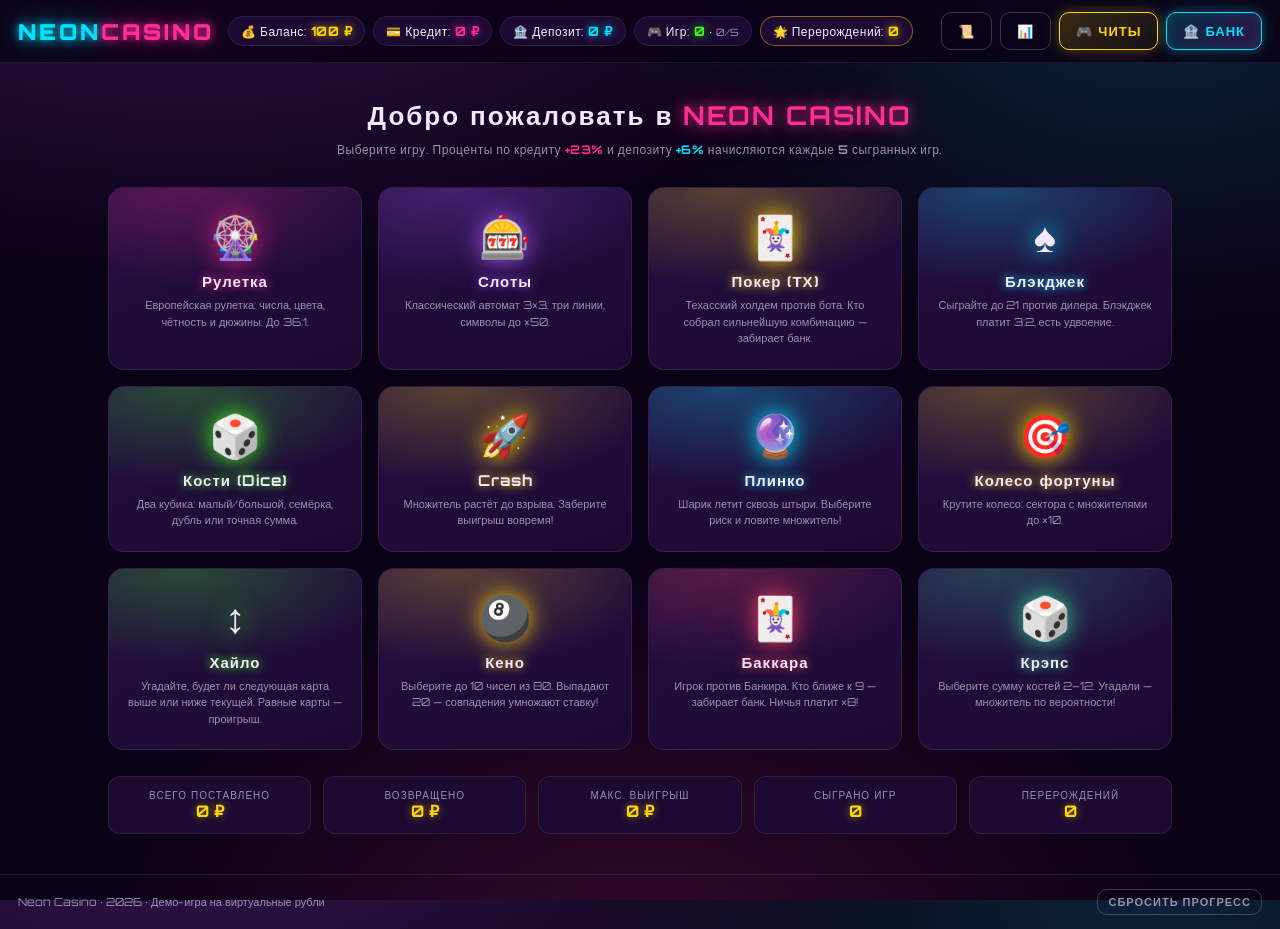
<file: index.html>
<!DOCTYPE html>
<html lang="ru">
<head>
<meta charset="UTF-8">
<meta name="viewport" content="width=device-width, initial-scale=1.0, viewport-fit=cover, user-scalable=no">
<title>NEON CASINO</title>
<meta name="apple-mobile-web-app-capable" content="yes">
<meta name="mobile-web-app-capable" content="yes">
<meta name="apple-mobile-web-app-status-bar-style" content="black-translucent">
<meta name="apple-mobile-web-app-title" content="NEON CASINO">
<meta name="theme-color" content="#0b0116">
<link rel="icon" href="data:image/svg+xml,%3Csvg xmlns='http://www.w3.org/2000/svg' viewBox='0 0 64 64'%3E%3Ccircle cx='32' cy='32' r='30' fill='%231b1030' stroke='%23ffd700' stroke-width='4'/%3E%3Ctext x='32' y='42' font-size='28' text-anchor='middle' fill='%23ffd700'%3E%E2%82%BD%3C/text%3E%3C/svg%3E">
<link rel="preconnect" href="https://fonts.googleapis.com">
<link rel="preconnect" href="https://fonts.gstatic.com" crossorigin>
<link href="https://fonts.googleapis.com/css2?family=Orbitron:wght@500;700;900&display=swap" rel="stylesheet">
<link rel="stylesheet" href="style.css?v=5">
</head>
<body>

<header class="topbar">
  <div class="logo">NEON<span>CASINO</span></div>
  <div class="chips">
    <div class="chip chip-balance">💰 Баланс: <b id="hBalance">100 ₽</b></div>
    <div class="chip chip-credit">💳 Кредит: <b id="hCredit">0 ₽</b></div>
    <div class="chip chip-deposit">🏦 Депозит: <b id="hDeposit">0 ₽</b></div>
    <div class="chip chip-games">🎮 Игр: <b id="hGames">0</b> · <small id="hProgress">0/5</small></div>
    <div class="chip chip-rebirth">🌟 Перерождений: <b id="hRebirths">0</b></div>
  </div>
  <div class="top-actions">
    <button class="btn ghost" id="btnHistory" title="История операций">📜</button>
    <button class="btn ghost" id="btnStats" title="Статистика по играм">📊</button>
    <button class="btn gold" id="btnCheats">🎮 Читы</button>
    <button class="btn neon" id="btnBank">🏦 Банк</button>
    <button class="btn ghost hidden" id="btnHome">← На главную</button>
  </div>
</header>

<main>
  <section id="viewMenu">
    <div class="menu-hero">
      <h2>Добро пожаловать в <span>NEON&nbsp;CASINO</span></h2>
      <p>Выберите игру. Проценты по кредиту <b class="txt-pink">+23%</b> и депозиту <b class="txt-cyan">+6%</b> начисляются каждые <b>5</b> сыгранных игр.</p>
    </div>
    <div id="gameGrid" class="game-grid"></div>
    <div id="stats" class="stats"></div>
  </section>

  <section id="viewGame" class="hidden">
    <div id="blockBanner" class="block-banner hidden">⚠️ Игра заблокирована: остался долг по кредиту. Погасите кредит, чтобы продолжить.</div>
    <h2 id="gameTitle" class="game-title"></h2>
    <div id="gameBox" class="game-box"></div>
  </section>
</main>

<footer class="foot">
  <span>Neon Casino · 2026 · Демо-игра на виртуальные рубли</span>
  <button class="btn ghost small" id="btnReset">Сбросить прогресс</button>
</footer>

<div id="bankModal" class="modal-overlay hidden">
  <div class="modal">
    <div class="modal-head">
      <h3>🏦 Банк</h3>
      <button id="btnCloseBank" class="btn ghost">✕</button>
    </div>
    <div class="bank-grid">
      <div class="bank-panel panel-credit">
        <h4>💳 Кредит <span class="rate">+23% / 5 игр</span></h4>
        <div class="bank-info">Текущий долг: <b id="bankCredit">0 ₽</b></div>
        <div class="bank-row">
          <input id="creditAmount" type="number" min="1" step="1" placeholder="Сумма кредита">
          <button id="btnTakeCredit" class="btn neon">Взять кредит</button>
        </div>
        <div class="bank-row">
          <input id="repayAmount" type="number" min="1" step="1" placeholder="Сумма погашения">
          <button id="btnRepayPartial" class="btn pink">Погасить частично</button>
        </div>
        <button id="btnRepayFull" class="btn pink block">Погасить весь кредит</button>
      </div>
      <div class="bank-panel panel-deposit">
        <h4>🏦 Депозит <span class="rate">+6% / 5 игр</span></h4>
        <div class="bank-info">На депозите: <b id="bankDeposit">0 ₽</b></div>
        <div class="bank-row">
          <input id="depositInAmount" type="number" min="1" step="1" placeholder="Сумма внесения">
          <button id="btnDepositIn" class="btn neon">Внести</button>
        </div>
        <div class="bank-row">
          <input id="depositOutAmount" type="number" min="1" step="1" placeholder="Сумма снятия">
          <button id="btnDepositOut" class="btn pink">Снять</button>
        </div>
      </div>
    </div>
    <div class="bank-note">⚠️ При погашении кредита с недостатком средств списывается весь счёт, остаток долга сохраняется, а игра блокируется до полного погашения.</div>
    <div class="rebirth-panel">
      <h4>🌟 Перерождение <span class="rate">за 1 000 000 ₽</span></h4>
      <div class="bank-info">Текущий уровень: <b id="bankRebirths">0</b> · Шанс удачи: <b id="luckPct">0%</b></div>
      <p class="rebirth-desc">Каждое перерождение повышает удачу: чаще выпадают комбинации в слотах, лучше карты в блэкджеке и покере, выигрышные числа в рулетке, высокие множители в колесе, плинко и краше, а также подсказки удачи в костях и хайло. После перерождения начинается новая игра: баланс сбрасывается до 100 ₽, кредит и депозит обнуляются, статистика очищается — остаётся только повышенная удача.</p>
      <button id="btnRebirth" class="btn gold block">✨ Переродиться за 1 000 000 ₽</button>
    </div>
  </div>
</div>

<div id="cheatModal" class="modal-overlay hidden">
  <div class="modal modal-cheat">
    <div class="modal-head">
      <h3>🎮 Панель читов</h3>
      <button id="btnCloseCheats" class="btn ghost">✕</button>
    </div>
    <div class="cheat-row">
      <input id="cheatAmount" type="number" min="1" step="1" placeholder="Сумма">
      <button id="btnCheatAdd" class="btn gold">➕ Добавить денег</button>
    </div>
    <div class="cheat-row">
      <button id="btnCheatAdd1000" class="btn gold">+1000 ₽</button>
      <button id="btnCheatAdd10000" class="btn gold">+10000 ₽</button>
      <button id="btnCheatClearCredit" class="btn pink">Списать долг</button>
    </div>
    <div class="cheat-sep">Перерождения и удача</div>
    <div class="cheat-row">
      <input id="cheatRebirths" type="number" min="0" max="20" step="1" value="0" placeholder="Перерождений">
      <button id="btnCheatRebirthSet" class="btn gold">Установить</button>
    </div>
    <div class="cheat-row">
      <button id="btnCheatRebirthUp" class="btn gold">+1 Перерождение</button>
      <button id="btnCheatRebirthDown" class="btn pink">−1 Перерождение</button>
      <button id="btnCheatRebirthMax" class="btn gold">Макс (100%)</button>
    </div>
    <div class="cheat-hint">Удача = 5% за перерождение, до 100% на 20 перерождениях.</div>
    <div class="cheat-sep">Автовыигрыш</div>
    <div class="cheat-row">
      <button id="btnCheatAutoWin" class="btn gold">Автовыигрыш: ВЫКЛ</button>
    </div>
    <div class="cheat-sep">Символы слотов</div>
    <div class="cheat-row cheat-syms">
      <button class="btn ghost cheat-sym" data-sym="🍒">🍒</button>
      <button class="btn ghost cheat-sym" data-sym="🍋">🍋</button>
      <button class="btn ghost cheat-sym" data-sym="🍇">🍇</button>
      <button class="btn ghost cheat-sym" data-sym="🔔">🔔</button>
      <button class="btn ghost cheat-sym" data-sym="💎">💎</button>
      <button class="btn ghost cheat-sym" data-sym="7">7</button>
      <button class="btn ghost cheat-sym" data-sym="">Случайно</button>
    </div>
    <div class="cheat-sep">Сохранение</div>
    <div class="cheat-row">
      <button id="btnCheatExport" class="btn gold">📤 Экспорт сейва</button>
      <button id="btnCheatImport" class="btn gold">📥 Импортировать</button>
    </div>
    <textarea id="cheatSaveArea" class="cheat-save" rows="3" placeholder="Сюда вставится сейв для копирования / сюда вставь сейв для импорта"></textarea>
  </div>
</div>

<div id="historyModal" class="modal-overlay hidden">
  <div class="modal modal-wide">
    <div class="modal-head">
      <h3>📜 История операций</h3>
      <button id="btnCloseHistory" class="btn ghost">✕</button>
    </div>
    <div id="historyList" class="log-list"></div>
  </div>
</div>

<div id="statsModal" class="modal-overlay hidden">
  <div class="modal modal-wide">
    <div class="modal-head">
      <h3>📊 Статистика по играм</h3>
      <button id="btnCloseStats" class="btn ghost">✕</button>
    </div>
    <div class="stats-scroll">
      <table class="stats-table">
        <thead>
          <tr><th>Игра</th><th>Сыграно</th><th>Побед</th><th>Поставлено</th><th>Возврат</th><th>RTP</th><th>Винрейт</th><th>Макс. выигрыш</th></tr>
        </thead>
        <tbody id="statsBody"></tbody>
      </table>
    </div>
  </div>
</div>

<script src="app.js?v=5"></script>
<script src="games.js?v=5"></script>
</body>
</html>
</file>
<file: style.css>
:root {
  --bg: #0b0116;
  --bg2: #150327;
  --panel: #1c0a33;
  --panel2: #240f42;
  --pink: #ff2d95;
  --cyan: #00e5ff;
  --purple: #a855f7;
  --green: #39ff14;
  --gold: #ffd700;
  --red: #ff3860;
  --text: #f4e8ff;
  --dim: #9a8fae;
  --border: rgba(255, 255, 255, 0.08);
}

* { margin: 0; padding: 0; box-sizing: border-box; }

html { -webkit-text-size-adjust: 100%; }
* { -webkit-tap-highlight-color: transparent; }
body { overflow-x: hidden; }

.btn, .game-card, .rt-cell, .rt-zero, .chip-btn, .risk-btn, .dice-opt, .slot-cell {
  touch-action: manipulation;
  -webkit-user-select: none;
  user-select: none;
}

html, body { height: 100%; }

body {
  font-family: 'Orbitron', 'Segoe UI', Arial, sans-serif;
  background:
    radial-gradient(1200px 600px at 15% -10%, rgba(168, 85, 247, 0.25), transparent 60%),
    radial-gradient(1000px 600px at 90% 0%, rgba(0, 229, 255, 0.15), transparent 55%),
    radial-gradient(900px 700px at 50% 110%, rgba(255, 45, 149, 0.18), transparent 60%),
    var(--bg);
  color: var(--text);
  min-height: 100vh;
  min-height: 100dvh;
  overscroll-behavior-y: none;
  display: flex;
  flex-direction: column;
}

.hidden { display: none !important; }

/* ---------- Topbar ---------- */
.topbar {
  position: sticky;
  top: 0;
  z-index: 50;
  display: flex;
  align-items: center;
  flex-wrap: wrap;
  gap: 14px;
  padding: 12px 18px;
  background: rgba(11, 1, 22, 0.85);
  backdrop-filter: blur(10px);
  -webkit-backdrop-filter: blur(10px);
  border-bottom: 1px solid var(--border);
}

.logo {
  font-weight: 900;
  font-size: 22px;
  letter-spacing: 3px;
  color: var(--cyan);
  text-shadow: 0 0 10px var(--cyan), 0 0 30px rgba(0, 229, 255, 0.6);
  white-space: nowrap;
}
.logo span {
  color: var(--pink);
  text-shadow: 0 0 10px var(--pink), 0 0 30px rgba(255, 45, 149, 0.6);
}

.chips { display: flex; flex-wrap: wrap; gap: 8px; flex: 1; -webkit-overflow-scrolling: touch; }

.chip {
  padding: 6px 12px;
  border-radius: 20px;
  font-size: 12px;
  background: var(--panel);
  border: 1px solid var(--border);
  letter-spacing: 0.5px;
}
.chip b { font-weight: 700; font-size: 13px; }
.chip small { color: var(--dim); }
.chip-balance b { color: var(--gold); text-shadow: 0 0 8px rgba(255, 215, 0, 0.7); }
.chip-credit b { color: var(--pink); text-shadow: 0 0 8px rgba(255, 45, 149, 0.7); }
.chip-deposit b { color: var(--cyan); text-shadow: 0 0 8px rgba(0, 229, 255, 0.7); }
.chip-games b { color: var(--green); text-shadow: 0 0 8px rgba(57, 255, 20, 0.7); }
.chip-rebirth b { color: var(--gold); text-shadow: 0 0 8px rgba(255, 215, 0, 0.8); }
.chip-rebirth { border-color: rgba(255, 215, 0, 0.45); }

.top-actions { display: flex; gap: 8px; }

/* ---------- Buttons ---------- */
.btn {
  font-family: inherit;
  font-size: 13px;
  font-weight: 700;
  letter-spacing: 1px;
  padding: 10px 16px;
  border-radius: 10px;
  cursor: pointer;
  border: 1px solid var(--border);
  background: var(--panel2);
  color: var(--text);
  transition: transform 0.08s, box-shadow 0.15s, background 0.15s;
  text-transform: uppercase;
}
.btn:hover { transform: translateY(-1px); }
.btn:active { transform: translateY(0); }
.btn:disabled { opacity: 0.45; cursor: not-allowed; transform: none; }

.btn.neon {
  background: linear-gradient(135deg, rgba(0, 229, 255, 0.18), rgba(168, 85, 247, 0.22));
  border-color: var(--cyan);
  color: var(--cyan);
  box-shadow: 0 0 14px rgba(0, 229, 255, 0.35), inset 0 0 12px rgba(0, 229, 255, 0.12);
}
.btn.pink {
  background: linear-gradient(135deg, rgba(255, 45, 149, 0.2), rgba(255, 45, 149, 0.08));
  border-color: var(--pink);
  color: var(--pink);
  box-shadow: 0 0 14px rgba(255, 45, 149, 0.3), inset 0 0 12px rgba(255, 45, 149, 0.1);
}
.btn.gold {
  background: linear-gradient(135deg, rgba(255, 215, 0, 0.18), rgba(255, 215, 0, 0.05));
  border-color: var(--gold);
  color: var(--gold);
  box-shadow: 0 0 14px rgba(255, 215, 0, 0.3);
}
.btn.ghost { background: transparent; border-color: rgba(255, 255, 255, 0.2); color: var(--dim); }
.btn.ghost:hover { color: var(--text); border-color: var(--dim); }
.btn.block { display: block; width: 100%; margin-top: 8px; }
.btn.small { padding: 5px 10px; font-size: 11px; }

/* ---------- Main / menu ---------- */
main { flex: 1; padding: 24px 18px 40px; max-width: 1100px; width: 100%; margin: 0 auto; }

.menu-hero { text-align: center; margin: 12px 0 30px; }
.menu-hero h2 { font-size: 26px; letter-spacing: 2px; color: var(--text); }
.menu-hero h2 span {
  color: var(--pink);
  text-shadow: 0 0 14px rgba(255, 45, 149, 0.8), 0 0 40px rgba(255, 45, 149, 0.5);
}
.menu-hero p { margin-top: 10px; color: var(--dim); font-size: 12px; letter-spacing: 0.5px; }
.txt-pink { color: var(--pink); }
.txt-cyan { color: var(--cyan); }

.game-grid {
  display: grid;
  grid-template-columns: repeat(auto-fill, minmax(230px, 1fr));
  gap: 16px;
}

.game-card {
  position: relative;
  background: linear-gradient(160deg, var(--panel2), var(--panel));
  border: 1px solid var(--border);
  border-radius: 16px;
  padding: 22px 18px;
  cursor: pointer;
  overflow: hidden;
  transition: transform 0.12s, box-shadow 0.2s;
}
.game-card::before {
  content: '';
  position: absolute;
  inset: 0;
  background: radial-gradient(300px 140px at 30% 0%, var(--gc), transparent 70%);
  opacity: 0.25;
  transition: opacity 0.2s;
}
.game-card:hover { transform: translateY(-4px); box-shadow: 0 0 24px var(--gc); }
.game-card:hover::before { opacity: 0.5; }

.game-icon {
  font-size: 42px;
  filter: drop-shadow(0 0 12px var(--gc));
  text-align: center;
  margin-bottom: 10px;
}
.game-name {
  text-align: center;
  font-weight: 700;
  font-size: 15px;
  letter-spacing: 1px;
  color: var(--text);
  text-shadow: 0 0 10px var(--gc);
}
.game-desc { text-align: center; color: var(--dim); font-size: 11px; margin-top: 6px; line-height: 1.5; }

.stats {
  margin-top: 26px;
  display: grid;
  grid-template-columns: repeat(auto-fit, minmax(150px, 1fr));
  gap: 12px;
}
.stat {
  background: var(--panel);
  border: 1px solid var(--border);
  border-radius: 12px;
  padding: 12px;
  text-align: center;
}
.stat span { display: block; font-size: 10px; color: var(--dim); letter-spacing: 1px; text-transform: uppercase; }
.stat b { font-size: 16px; color: var(--gold); text-shadow: 0 0 8px rgba(255, 215, 0, 0.5); }

/* ---------- Game view ---------- */
.game-title {
  text-align: center;
  font-size: 22px;
  letter-spacing: 2px;
  margin-bottom: 18px;
  color: var(--cyan);
  text-shadow: 0 0 12px rgba(0, 229, 255, 0.7);
}

.block-banner {
  background: linear-gradient(135deg, rgba(255, 56, 96, 0.25), rgba(255, 45, 149, 0.15));
  border: 1px solid var(--red);
  color: var(--red);
  text-shadow: 0 0 8px rgba(255, 56, 96, 0.6);
  padding: 12px 16px;
  border-radius: 12px;
  margin-bottom: 16px;
  text-align: center;
  font-size: 13px;
}

.game-box {
  background: rgba(28, 10, 51, 0.5);
  border: 1px solid var(--border);
  border-radius: 18px;
  padding: 18px;
  box-shadow: 0 0 40px rgba(168, 85, 247, 0.12), inset 0 0 60px rgba(168, 85, 247, 0.05);
}

/* ---------- Bet bar ---------- */
.betbar {
  display: flex;
  align-items: center;
  flex-wrap: wrap;
  gap: 10px;
  margin-bottom: 14px;
  padding: 12px;
  background: var(--panel);
  border: 1px solid var(--border);
  border-radius: 12px;
}
.betbar .bet-label { font-size: 11px; color: var(--dim); letter-spacing: 1px; }
.bet-input {
  font-family: inherit;
  width: 110px;
  padding: 8px 10px;
  border-radius: 8px;
  border: 1px solid var(--cyan);
  background: var(--bg2);
  color: var(--cyan);
  font-size: 14px;
  font-weight: 700;
  outline: none;
  box-shadow: 0 0 10px rgba(0, 229, 255, 0.2);
}
.betbar .btn-half, .betbar .btn-x2, .betbar .btn-all { padding: 8px 12px; }

.result-line {
  margin-top: 14px;
  text-align: center;
  font-size: clamp(14px, 4.2vw, 17px);
  font-weight: 700;
  letter-spacing: 1px;
  min-height: 24px;
  line-height: 1.45;
  color: var(--dim);
}
.result-line.info { color: var(--gold); text-shadow: 0 0 10px rgba(255, 215, 0, 0.7); }
.result-line.win {
  color: #fff;
  font-size: clamp(16px, 5.2vw, 23px);
  font-weight: 900;
  letter-spacing: 0.5px;
  padding: 12px 10px;
  margin: 12px 0 2px;
  border-radius: 14px;
  background: linear-gradient(135deg, rgba(57, 255, 20, 0.16), rgba(250, 204, 21, 0.1));
  border: 1px solid rgba(57, 255, 20, 0.5);
  text-shadow: 0 0 14px rgba(57, 255, 20, 0.85), 0 0 34px rgba(250, 204, 21, 0.4);
  animation: resultPop 0.6s ease;
}
.result-line.lose {
  color: var(--red);
  font-size: clamp(15px, 4.6vw, 18px);
  padding: 8px 10px;
  text-shadow: 0 0 12px rgba(255, 56, 96, 0.8);
}
@keyframes resultPop {
  0% { transform: scale(0.85); opacity: 0.4; }
  60% { transform: scale(1.05); }
  100% { transform: scale(1); opacity: 1; }
}

.actions { display: flex; gap: 10px; flex-wrap: wrap; justify-content: center; }

/* ---------- Toasts ---------- */
.toast {
  position: fixed;
  top: 70px;
  right: 18px;
  z-index: 200;
  max-width: 320px;
  padding: 12px 16px;
  border-radius: 12px;
  background: var(--panel2);
  border: 1px solid var(--cyan);
  color: var(--text);
  font-size: 13px;
  box-shadow: 0 0 20px rgba(0, 229, 255, 0.35);
  opacity: 0;
  transform: translateX(30px);
  transition: opacity 0.3s, transform 0.3s;
}
.toast.show { opacity: 1; transform: translateX(0); }
.toast.ok { border-color: var(--green); box-shadow: 0 0 20px rgba(57, 255, 20, 0.4); }
.toast.warn { border-color: var(--red); box-shadow: 0 0 20px rgba(255, 56, 96, 0.4); }
.toast.interest {
  border-color: var(--gold);
  box-shadow: 0 0 26px rgba(255, 215, 0, 0.5);
  color: var(--gold);
  font-weight: 700;
}

/* ---------- Modal ---------- */
.modal-overlay {
  position: fixed;
  inset: 0;
  z-index: 100;
  background: rgba(5, 0, 12, 0.75);
  backdrop-filter: blur(4px);
  -webkit-backdrop-filter: blur(4px);
  display: flex;
  align-items: center;
  justify-content: center;
  padding: 16px;
}
.modal {
  width: 100%;
  max-width: 760px;
  background: linear-gradient(160deg, var(--panel2), var(--panel));
  border: 1px solid var(--purple);
  border-radius: 18px;
  padding: 20px;
  box-shadow: 0 0 40px rgba(168, 85, 247, 0.4);
}
.modal-head { display: flex; justify-content: space-between; align-items: center; margin-bottom: 16px; }
.modal-head h3 { color: var(--purple); text-shadow: 0 0 10px rgba(168, 85, 247, 0.7); letter-spacing: 1px; }

.bank-grid { display: grid; grid-template-columns: 1fr 1fr; gap: 14px; }
@media (max-width: 640px) { .bank-grid { grid-template-columns: 1fr; } }

.bank-panel {
  border: 1px solid var(--border);
  border-radius: 14px;
  padding: 16px;
  background: rgba(11, 1, 22, 0.5);
}
.panel-credit { border-color: rgba(255, 45, 149, 0.4); }
.panel-deposit { border-color: rgba(0, 229, 255, 0.4); }
.bank-panel h4 { font-size: 14px; letter-spacing: 1px; margin-bottom: 12px; }
.panel-credit h4 { color: var(--pink); text-shadow: 0 0 8px rgba(255, 45, 149, 0.6); }
.panel-deposit h4 { color: var(--cyan); text-shadow: 0 0 8px rgba(0, 229, 255, 0.6); }
.rate { font-size: 10px; color: var(--dim); }

.bank-row { display: flex; gap: 8px; margin-top: 10px; }
.bank-row input {
  flex: 1;
  font-family: inherit;
  padding: 9px 10px;
  border-radius: 8px;
  border: 1px solid var(--dim);
  background: var(--bg2);
  color: var(--text);
  font-size: 13px;
  outline: none;
  min-width: 0;
}
.bank-row input:focus { border-color: var(--cyan); box-shadow: 0 0 10px rgba(0, 229, 255, 0.3); }

.bank-info { font-size: 12px; color: var(--dim); margin-top: 10px; }
.bank-info b { color: var(--text); font-size: 14px; }
.panel-credit .bank-info b { color: var(--pink); }
.panel-deposit .bank-info b { color: var(--cyan); }

.bank-note {
  margin-top: 14px;
  font-size: 11px;
  color: var(--dim);
  line-height: 1.5;
  padding: 10px 12px;
  border-left: 3px solid var(--red);
  background: rgba(255, 56, 96, 0.06);
  border-radius: 0 8px 8px 0;
}

.rebirth-panel {
  margin-top: 14px;
  border: 1px solid rgba(255, 215, 0, 0.4);
  border-radius: 14px;
  padding: 16px;
  background: linear-gradient(160deg, rgba(255, 215, 0, 0.08), rgba(11, 1, 22, 0.4));
}
.rebirth-panel h4 { font-size: 14px; letter-spacing: 1px; color: var(--gold); text-shadow: 0 0 8px rgba(255, 215, 0, 0.6); }
.rebirth-panel .bank-info b { color: var(--gold); }
.rebirth-desc { font-size: 11px; color: var(--dim); line-height: 1.55; margin: 8px 0 12px; }

/* ---------- Cheats ---------- */
.modal-cheat { border-color: var(--gold); box-shadow: 0 0 40px rgba(255, 215, 0, 0.35); }
.modal-cheat .modal-head h3 { color: var(--gold); text-shadow: 0 0 10px rgba(255, 215, 0, 0.7); }
.cheat-row { display: flex; gap: 8px; margin-top: 10px; flex-wrap: wrap; }
.cheat-row input {
  flex: 1;
  min-width: 140px;
  font-family: inherit;
  padding: 9px 10px;
  border-radius: 8px;
  border: 1px solid var(--gold);
  background: var(--bg2);
  color: var(--text);
  font-size: 13px;
  outline: none;
}
.cheat-row input:focus { box-shadow: 0 0 10px rgba(255, 215, 0, 0.4); }
.cheat-sep {
  margin-top: 14px;
  font-size: 11px;
  letter-spacing: 1px;
  color: var(--gold);
  border-top: 1px solid var(--border);
  padding-top: 10px;
}
.cheat-hint { margin-top: 8px; font-size: 11px; color: var(--dim); }
.cheat-syms .cheat-sym { font-size: 18px; padding: 8px 10px; }
.cheat-syms .cheat-sym.active {
  box-shadow: 0 0 12px rgba(255, 215, 0, 0.85), 0 0 0 2px var(--gold);
  color: var(--gold);
}
.cheat-save {
  width: 100%;
  margin-top: 10px;
  box-sizing: border-box;
  font-family: inherit;
  padding: 9px 10px;
  border-radius: 8px;
  border: 1px solid var(--gold);
  background: var(--bg2);
  color: var(--text);
  font-size: 12px;
  resize: vertical;
  outline: none;
}

/* ---------- Autoplay ---------- */
.autoplay { display: flex; align-items: center; gap: 8px; }
.ap-label { font-size: 10px; color: var(--dim); letter-spacing: 2px; }
.ap-input {
  font-family: inherit;
  width: 64px;
  padding: 8px 8px;
  border-radius: 8px;
  border: 1px solid var(--purple);
  background: var(--bg2);
  color: var(--purple);
  font-weight: 700;
  text-align: center;
  outline: none;
}
.ap-toggle { border-color: var(--purple); color: var(--purple); }
.ap-toggle.ap-active { background: var(--pink); color: #fff; border-color: var(--pink); box-shadow: 0 0 14px rgba(255, 45, 149, 0.7); }

/* ---------- History / Stats modals ---------- */
.modal-wide { max-width: 640px; }
.log-list { max-height: 380px; overflow-y: auto; padding-right: 4px; -webkit-overflow-scrolling: touch; }
.log-empty { color: var(--dim); font-size: 13px; text-align: center; padding: 20px 0; }
.log-row {
  display: flex;
  gap: 10px;
  padding: 8px 10px;
  border-radius: 8px;
  border-left: 3px solid var(--dim);
  background: rgba(11, 1, 22, 0.5);
  margin-bottom: 6px;
  font-size: 12px;
  font-family: 'Segoe UI', Arial, sans-serif;
}
.log-time { color: var(--dim); white-space: nowrap; font-family: 'Orbitron', monospace; font-size: 11px; padding-top: 1px; }
.log-text { color: var(--text); line-height: 1.45; }
.log-bank { border-color: var(--cyan); }
.log-interest { border-color: var(--gold); }
.log-cheat { border-color: var(--purple); }
.log-game { border-color: var(--green); }

.stats-scroll { overflow-x: auto; -webkit-overflow-scrolling: touch; }
.stats-table { width: 100%; border-collapse: collapse; font-size: 12px; }
.stats-table th {
  color: var(--dim);
  text-transform: uppercase;
  letter-spacing: 1px;
  font-size: 10px;
  padding: 8px 10px;
  text-align: left;
  border-bottom: 1px solid var(--border);
}
.stats-table td {
  padding: 8px 10px;
  border-bottom: 1px solid var(--border);
  color: var(--text);
  font-family: 'Segoe UI', Arial, sans-serif;
}
.stats-table tr:hover td { background: rgba(168, 85, 247, 0.08); }
.stats-table td:first-child { color: var(--cyan); font-family: 'Orbitron', sans-serif; font-size: 11px; }

/* ---------- Slot paytable ---------- */
.slot-paytable {
  max-width: 340px;
  margin: 14px auto 0;
  background: var(--panel);
  border: 1px solid var(--border);
  border-radius: 12px;
  padding: 12px 14px;
}
.pt-title { font-size: 11px; letter-spacing: 2px; color: var(--pink); text-shadow: 0 0 8px rgba(255, 45, 149, 0.5); margin-bottom: 8px; text-align: center; }
.pt-row {
  display: flex;
  align-items: center;
  gap: 8px;
  padding: 4px 0;
  font-size: 12px;
  color: var(--text);
  font-family: 'Segoe UI', Arial, sans-serif;
  border-bottom: 1px dashed rgba(255, 255, 255, 0.06);
}
.pt-sym { font-size: 20px; width: 26px; text-align: center; }
.pt-combo { flex: 1; color: var(--dim); }
.pt-pay { color: var(--gold); font-weight: 700; }
.pt-note { margin-top: 8px; font-size: 10px; color: var(--dim); line-height: 1.5; font-family: 'Segoe UI', Arial, sans-serif; }

/* ---------- Hi-Lo ---------- */
.hilo-screen { text-align: center; }
.hilo-table {
  background: radial-gradient(600px 260px at 50% 50%, rgba(57, 255, 20, 0.08), transparent), #0d1b2d;
  border: 2px solid rgba(57, 255, 20, 0.35);
  border-radius: 20px;
  padding: 22px;
  margin: 10px 0 16px;
  box-shadow: 0 0 30px rgba(57, 255, 20, 0.12);
}
.hilo-current-label { font-size: 11px; letter-spacing: 2px; color: var(--green); text-transform: uppercase; margin-bottom: 10px; }
.hilo-card { display: inline-block; }
.hilo-pays { display: flex; justify-content: center; gap: 14px; margin-top: 14px; }
.hilo-pay {
  flex: 0 1 170px;
  padding: 8px 12px;
  border-radius: 10px;
  background: rgba(11, 1, 22, 0.5);
  border: 1px solid var(--border);
}
.hilo-pay.up { border-color: rgba(57, 255, 20, 0.4); }
.hilo-pay.down { border-color: rgba(255, 45, 149, 0.4); }
.hilo-pay .hp-dir { font-size: 11px; letter-spacing: 1px; }
.hilo-pay.up .hp-dir { color: var(--green); }
.hilo-pay.down .hp-dir { color: var(--pink); }
.hilo-pay .hp-val { font-size: 18px; font-weight: 900; margin-top: 4px; }
.hilo-pay.up .hp-val { color: var(--green); text-shadow: 0 0 10px rgba(57, 255, 20, 0.7); }
.hilo-pay.down .hp-val { color: var(--pink); text-shadow: 0 0 10px rgba(255, 45, 149, 0.7); }
.hilo-next { display: flex; align-items: center; justify-content: center; gap: 10px; margin: 10px 0; }
.hilo-next-label { color: var(--dim); font-size: 11px; letter-spacing: 2px; }
.hilo-actions { display: flex; gap: 10px; justify-content: center; margin-top: 8px; }

/* ---------- Playing cards ---------- */
.pcard {
  display: inline-flex;
  flex-direction: column;
  align-items: center;
  justify-content: center;
  width: 56px;
  height: 78px;
  border-radius: 8px;
  background: linear-gradient(160deg, #fff, #e8e2f5);
  color: #1b1030;
  font-size: 13px;
  font-weight: 700;
  margin: 0 4px;
  box-shadow: 0 0 12px rgba(255, 255, 255, 0.25), inset 0 0 8px rgba(0, 0, 0, 0.06);
  position: relative;
}
.pcard.red { color: #e11d48; }
.pcard .prank { font-size: 15px; }
.pcard .psuit { font-size: 20px; line-height: 1; }
.pcard.back {
  background: repeating-linear-gradient(45deg, var(--purple), var(--purple) 6px, #7a2fd0 6px, #7a2fd0 12px);
  box-shadow: 0 0 12px rgba(168, 85, 247, 0.6);
}
.pcard.small { width: 42px; height: 60px; font-size: 11px; }
.pcard.small .prank { font-size: 12px; }
.pcard.small .psuit { font-size: 15px; }

.card-row { display: flex; flex-wrap: wrap; justify-content: center; gap: 4px; margin-top: 6px; }

/* ---------- Roulette ---------- */
.roulette-wrap { display: flex; flex-wrap: wrap; gap: 16px; justify-content: center; align-items: flex-start; }

.roulette-table { user-select: none; width: 100%; max-width: 580px; }
.rt-zero {
  width: 46px;
  height: 46px;
  background: var(--green);
  color: #002200;
  font-weight: 900;
  display: flex;
  align-items: center;
  justify-content: center;
  border-radius: 8px;
  margin: 0 auto 4px;
  box-shadow: 0 0 14px rgba(57, 255, 20, 0.6);
  cursor: pointer;
  position: relative;
  font-size: 16px;
}
.rt-grid { display: grid; grid-template-columns: repeat(12, 1fr); gap: 3px; width: 100%; }
.rt-grid .rt-cell {
  width: 100%;
  aspect-ratio: 1;
  border-radius: 8px;
  display: flex;
  align-items: center;
  justify-content: center;
  font-weight: 700;
  cursor: pointer;
  position: relative;
  font-size: 13px;
}
.rt-cell.red { background: linear-gradient(160deg, #d81b45, #a3112f); color: #fff; box-shadow: 0 0 10px rgba(216, 27, 69, 0.4); }
.rt-cell.black { background: linear-gradient(160deg, #241a3d, #140c26); color: #fff; border: 1px solid rgba(255,255,255,0.15); }
.rt-cell:hover { filter: brightness(1.25); }

.rt-outside {
  display: grid;
  grid-template-columns: repeat(6, 1fr);
  gap: 4px;
  margin-top: 4px;
}
.rt-cell { position: relative; }
.rt-outside .rt-cell { height: 40px; font-size: 11px; letter-spacing: 1px; }
.rt-outside .rt-cell.red { background: linear-gradient(160deg, #d81b45, #a3112f); }
.rt-outside .rt-cell.black { background: linear-gradient(160deg, #241a3d, #140c26); border: 1px solid rgba(255,255,255,0.15); }
.rt-outside .rt-cell.even { background: linear-gradient(160deg, #1d4ed8, #14339a); color: #fff; }
.rt-outside .rt-cell.odd { background: linear-gradient(160deg, #14532d, #0c3a1d); color: #fff; }

.rt-betchip {
  position: absolute;
  inset: 2px;
  border-radius: 50%;
  background: radial-gradient(circle, var(--gold) 0%, #b8860b 60%, #8b6508 100%);
  color: #1b1030;
  font-size: 10px;
  font-weight: 900;
  display: flex;
  align-items: center;
  justify-content: center;
  box-shadow: 0 0 12px rgba(255, 215, 0, 0.9), inset 0 0 6px rgba(0, 0, 0, 0.4);
  pointer-events: none;
  z-index: 2;
}

.roulette-side { display: flex; flex-direction: column; align-items: center; gap: 12px; }
.roulette-wheel {
  width: 300px;
  height: 300px;
  border-radius: 50%;
  border: 6px solid var(--gold);
  box-shadow: 0 0 30px rgba(255, 215, 0, 0.4), inset 0 0 30px rgba(255, 215, 0, 0.2);
  background: #1b1030;
  display: block;
}

.roulette-side .result-line { font-size: clamp(15px, 4.4vw, 18px); }
.roulette-side .result-line.win { font-size: clamp(16px, 5.2vw, 22px); }

.roulette-chips { display: flex; gap: 6px; flex-wrap: wrap; justify-content: center; margin-bottom: 10px; }
.chip-btn {
  width: 40px;
  height: 40px;
  border-radius: 50%;
  border: 2px solid var(--gold);
  background: radial-gradient(circle, #ffe08a, #b8860b);
  color: #1b1030;
  font-weight: 900;
  font-family: inherit;
  cursor: pointer;
  box-shadow: 0 0 8px rgba(255, 215, 0, 0.4);
}
.chip-btn.active { box-shadow: 0 0 16px rgba(255, 215, 0, 0.95), 0 0 0 3px #fff; transform: scale(1.1); }
.chip-btn.dim { opacity: 0.4; }
.chip-remove {
  background: radial-gradient(circle, #ffffff, #9a8fae);
  border-color: #fff;
  font-size: 22px;
  line-height: 1;
}

/* ---------- Slots ---------- */
.slot-grid {
  display: grid;
  grid-template-columns: repeat(3, 88px);
  grid-template-rows: repeat(3, 88px);
  gap: 8px;
  justify-content: center;
  margin: 10px auto 16px;
  padding: 12px;
  background: linear-gradient(160deg, #2a1145, #170a2c);
  border-radius: 16px;
  border: 2px solid var(--pink);
  box-shadow: 0 0 26px rgba(255, 45, 149, 0.35), inset 0 0 20px rgba(255, 45, 149, 0.15);
}
.slot-cell {
  display: flex;
  align-items: center;
  justify-content: center;
  font-size: 44px;
  background: var(--bg2);
  border-radius: 10px;
  border: 1px solid rgba(255, 255, 255, 0.1);
  box-shadow: inset 0 0 14px rgba(0, 0, 0, 0.5);
}
.slot-cell.spin { color: var(--cyan); text-shadow: 0 0 16px rgba(0, 229, 255, 0.9); }

.slot-win {
  min-height: 24px;
  margin: -4px auto 10px;
  text-align: center;
  font-size: 13px;
  color: var(--dim);
}
.slot-win.win {
  font-size: 21px;
  font-weight: 900;
  letter-spacing: 0.5px;
  color: #fff;
  padding: 12px;
  border-radius: 14px;
  background: linear-gradient(135deg, rgba(250, 204, 21, 0.18), rgba(245, 158, 11, 0.12));
  border: 1px solid rgba(250, 204, 21, 0.55);
  text-shadow: 0 0 14px rgba(250, 204, 21, 0.85), 0 0 34px rgba(250, 204, 21, 0.5);
  animation: winPulse 0.6s ease;
}
.slot-win.win span {
  font-size: 14px;
  font-weight: 800;
  color: var(--gold);
  text-shadow: none;
}
.slot-win.lose {
  font-size: 14px;
  color: var(--red);
  text-shadow: 0 0 10px rgba(255, 56, 96, 0.7);
}
@keyframes winPulse {
  0% { transform: scale(0.85); opacity: 0.4; }
  60% { transform: scale(1.06); }
  100% { transform: scale(1); opacity: 1; }
}

/* ---------- Blackjack / Poker ---------- */
.bj-table, .poker-table {
  background:
    radial-gradient(600px 200px at 50% 0%, rgba(0, 229, 255, 0.12), transparent),
    radial-gradient(600px 260px at 50% 100%, rgba(168, 85, 247, 0.15), transparent),
    #0d2b1f;
  border: 2px solid rgba(57, 255, 20, 0.35);
  border-radius: 20px;
  padding: 20px 16px;
  box-shadow: 0 0 30px rgba(57, 255, 20, 0.12);
}
.bj-row { margin: 14px 0; text-align: center; }
.bj-label, .plabel {
  font-size: 11px;
  letter-spacing: 2px;
  text-transform: uppercase;
  color: var(--green);
  text-shadow: 0 0 8px rgba(57, 255, 20, 0.5);
  margin-bottom: 6px;
}
.bj-total { color: var(--gold); font-size: 14px; font-weight: 700; margin-top: 6px; text-shadow: 0 0 8px rgba(255, 215, 0, 0.5); }
.bj-total.bust { color: var(--red); text-shadow: 0 0 8px rgba(255, 56, 96, 0.8); }

.poker-table { background: radial-gradient(600px 300px at 50% 50%, rgba(0, 229, 255, 0.08), transparent), #0d1b2d; }
.poker-community { min-height: 86px; display: flex; align-items: center; justify-content: center; margin-bottom: 10px; }
.poker-community .pcard { width: 48px; height: 68px; }
.poker-bot, .poker-player { text-align: center; margin: 12px 0; }
.poker-info { text-align: center; color: var(--dim); font-size: 12px; margin: 8px 0; }
.poker-info b { color: var(--gold); }

/* ---------- Dice ---------- */
.dice-screen { text-align: center; }
.dice-dice { display: flex; justify-content: center; gap: 18px; margin: 14px 0; }
.die {
  width: 84px;
  height: 84px;
  background: linear-gradient(160deg, #fff, #e4dcf7);
  border-radius: 14px;
  display: grid;
  grid-template-columns: repeat(3, 1fr);
  grid-template-rows: repeat(3, 1fr);
  padding: 10px;
  box-shadow: 0 0 20px rgba(255, 255, 255, 0.3);
  transition: transform 0.1s;
}
.die .pip { margin: 4px; border-radius: 50%; background: #1b1030; }
.die .pip.show { visibility: visible; }
.die .pip { visibility: hidden; }
.die.rolling { animation: diceShake 0.12s infinite; }
@keyframes diceShake {
  0% { transform: translate(0,0) rotate(0deg); }
  25% { transform: translate(-3px,2px) rotate(-8deg); }
  50% { transform: translate(3px,-2px) rotate(8deg); }
  75% { transform: translate(-2px,-3px) rotate(-5deg); }
  100% { transform: translate(2px,3px) rotate(5deg); }
}
.dice-options { display: grid; grid-template-columns: repeat(auto-fit, minmax(150px, 1fr)); gap: 10px; margin: 14px 0; }
.dice-opt {
  background: var(--panel);
  border: 1px solid var(--border);
  border-radius: 12px;
  padding: 12px;
  text-align: center;
}
.dice-opt .do-name { font-size: 13px; font-weight: 700; color: var(--cyan); }
.dice-opt .do-pay { font-size: 11px; color: var(--dim); margin: 4px 0 8px; }
.dice-opt .do-pay b { color: var(--gold); }
.dice-opt .do-bet { font-family: inherit; width: 90px; padding: 7px; border-radius: 8px; border: 1px solid var(--cyan); background: var(--bg2); color: var(--cyan); font-weight: 700; text-align: center; }

/* ---------- Crash ---------- */
.crash-screen { text-align: center; }
.crash-display { font-size: 64px; font-weight: 900; margin: 16px 0; }
.crash-display.play { color: var(--green); text-shadow: 0 0 24px rgba(57, 255, 20, 0.8); }
.crash-display.crash { color: var(--red); text-shadow: 0 0 24px rgba(255, 56, 96, 0.9); animation: crashGlow 0.5s infinite alternate; }
.crash-display.cashout { color: var(--gold); text-shadow: 0 0 24px rgba(255, 215, 0, 0.9); }
@keyframes crashGlow { from { transform: scale(1); } to { transform: scale(1.03); } }
.crash-bar {
  height: 14px;
  border-radius: 8px;
  background: var(--panel);
  border: 1px solid var(--border);
  overflow: hidden;
  margin: 10px auto 16px;
  max-width: 460px;
}
.crash-bar .fill { height: 100%; width: 0%; background: linear-gradient(90deg, var(--green), var(--gold)); box-shadow: 0 0 14px rgba(57, 255, 20, 0.7); transition: width 0.04s linear; }

/* ---------- Plinko ---------- */
.plinko-wrap { text-align: center; }
.plinko-canvas { background: radial-gradient(500px 300px at 50% 0%, rgba(168, 85, 247, 0.15), transparent), var(--bg2); border: 1px solid var(--purple); border-radius: 14px; box-shadow: 0 0 26px rgba(168, 85, 247, 0.25); max-width: 100%; height: auto; }
.risk-select { display: flex; gap: 8px; justify-content: center; margin: 12px 0; }
.risk-btn { padding: 8px 16px; }
.risk-btn.active { background: var(--purple); color: #fff; box-shadow: 0 0 14px rgba(168, 85, 247, 0.7); }

/* ---------- Wheel ---------- */
.wheel-wrap { text-align: center; }
.wheel-canvas { margin: 0 auto; max-width: 100%; height: auto; }

/* ---------- Footer ---------- */
.foot {
  display: flex;
  justify-content: space-between;
  align-items: center;
  flex-wrap: wrap;
  gap: 10px;
  padding: 14px 18px;
  padding-bottom: calc(14px + env(safe-area-inset-bottom, 0px));
  border-top: 1px solid var(--border);
  color: var(--dim);
  font-size: 11px;
}

/* ---------- Responsive ---------- */
@media (max-width: 640px) {
  main { padding: 14px 10px 28px; }
  .game-box { padding: 10px; border-radius: 14px; }
  .game-title { font-size: 18px; }

  .topbar { padding: 8px 10px; padding-top: calc(8px + env(safe-area-inset-top, 0px)); gap: 8px; }
  .logo { font-size: 17px; letter-spacing: 2px; }
  .chips { order: 3; flex-basis: 100%; flex-wrap: nowrap; overflow-x: auto; padding-bottom: 4px; }
  .chip { flex: 0 0 auto; font-size: 11px; padding: 5px 10px; }
  .top-actions { margin-left: auto; }

  .menu-hero h2 { font-size: 19px; letter-spacing: 1px; }
  .menu-hero p { font-size: 11px; }
  .game-grid { grid-template-columns: repeat(2, 1fr); gap: 10px; }
  .game-card { padding: 14px 10px; }
  .game-icon { font-size: 34px; }
  .game-name { font-size: 12px; }
  .game-desc { font-size: 10px; }

  .rt-zero { width: 40px; height: 40px; }
  .crash-display { font-size: 44px; }

  .bj-table, .poker-table { padding: 12px 8px; }
  .pcard { width: 46px; height: 64px; font-size: 11px; }
  .pcard .prank { font-size: 12px; }
  .pcard .psuit { font-size: 15px; }
  .pcard.small { width: 38px; height: 54px; font-size: 10px; }
  .pcard.small .prank { font-size: 11px; }
  .pcard.small .psuit { font-size: 13px; }
  .poker-community .pcard { width: 40px; height: 58px; }

  .roulette-side { width: 100%; }
  .roulette-wheel { width: min(100%, 300px); height: auto; }
}

@media (max-width: 480px) {
  .btn { padding: 9px 12px; font-size: 11px; }
  .bet-input, .modal input, .modal select, .autoplay input { font-size: 16px; }
  .bet-input { width: 88px; }
  .slot-grid { grid-template-columns: repeat(3, 66px); grid-template-rows: repeat(3, 66px); gap: 6px; padding: 8px; }
  .slot-cell { font-size: 34px; }
  .dice-dice { gap: 12px; }
  .die { width: 68px; height: 68px; }
  .dice-options { grid-template-columns: repeat(2, 1fr); }
  .hilo-pays { flex-direction: column; align-items: center; }
  .hilo-pay { flex: 0 1 220px; width: 100%; max-width: 240px; }
  .crash-stats { flex-wrap: wrap; justify-content: center; }
  .poker-table .hand-row { flex-wrap: wrap; }
}

/* ---------- Game rules ---------- */
.game-rules {
  margin-bottom: 14px;
  border: 1px solid var(--border);
  border-radius: 12px;
  background: var(--panel);
  overflow: hidden;
}
.game-rules summary {
  cursor: pointer;
  padding: 10px 14px;
  font-size: 12px;
  font-weight: 700;
  letter-spacing: 1px;
  color: var(--gold);
  user-select: none;
}
.game-rules summary::-webkit-details-marker { display: none; }
.game-rules summary::before { content: '▸ '; }
.game-rules[open] summary::before { content: '▾ '; }
.game-rules .rules-body {
  padding: 0 14px 12px;
  font-size: 12.5px;
  line-height: 1.55;
  color: var(--dim);
}

/* ---------- Keno ---------- */
.keno-grid {
  display: grid;
  grid-template-columns: repeat(10, 1fr);
  gap: 6px;
  margin: 10px 0;
}
.keno-cell {
  font-family: inherit;
  font-size: 13px;
  font-weight: 700;
  padding: 8px 2px;
  border-radius: 8px;
  border: 1px solid var(--border);
  background: var(--bg2);
  color: var(--text);
  cursor: pointer;
}
.keno-cell.active {
  background: var(--gold);
  color: #120a1f;
  box-shadow: 0 0 12px rgba(255, 215, 0, 0.7);
}
.keno-cell.drawn {
  background: rgba(239, 68, 68, 0.3);
  border-color: #ef4444;
  color: #fff;
}
.keno-cell.drawn.active {
  background: rgba(239, 68, 68, 0.55);
  border-color: #ef4444;
  box-shadow: 0 0 12px rgba(239, 68, 68, 0.6);
}
.keno-cell.hit,
.keno-cell.active.hit,
.keno-cell.drawn.hit {
  background: var(--green);
  border-color: var(--green);
  color: #06130a;
  box-shadow: 0 0 12px rgba(57, 255, 20, 0.7);
}

/* ---------- Baccarat ---------- */
.baccarat-bets { display: flex; gap: 8px; flex-wrap: wrap; justify-content: center; margin: 12px 0; }

/* ---------- Craps ---------- */
.craps-picks { display: flex; gap: 8px; flex-wrap: wrap; justify-content: center; margin: 12px 0; }
.craps-dice { display: flex; gap: 16px; justify-content: center; margin: 16px 0; }
.craps-dice .dice {
  width: 74px;
  height: 74px;
  display: flex;
  align-items: center;
  justify-content: center;
  font-size: 34px;
  font-weight: 900;
  color: var(--green);
  background: radial-gradient(circle at 30% 30%, #fff, #d9d9d9);
  border-radius: 12px;
  box-shadow: 0 0 18px rgba(57, 255, 20, 0.45), inset 0 2px 6px rgba(0, 0, 0, 0.25);
}

@media (max-width: 480px) {
  .keno-grid { grid-template-columns: repeat(5, 1fr); gap: 5px; }
  .keno-cell { font-size: 12px; padding: 7px 2px; }
}
</file>
